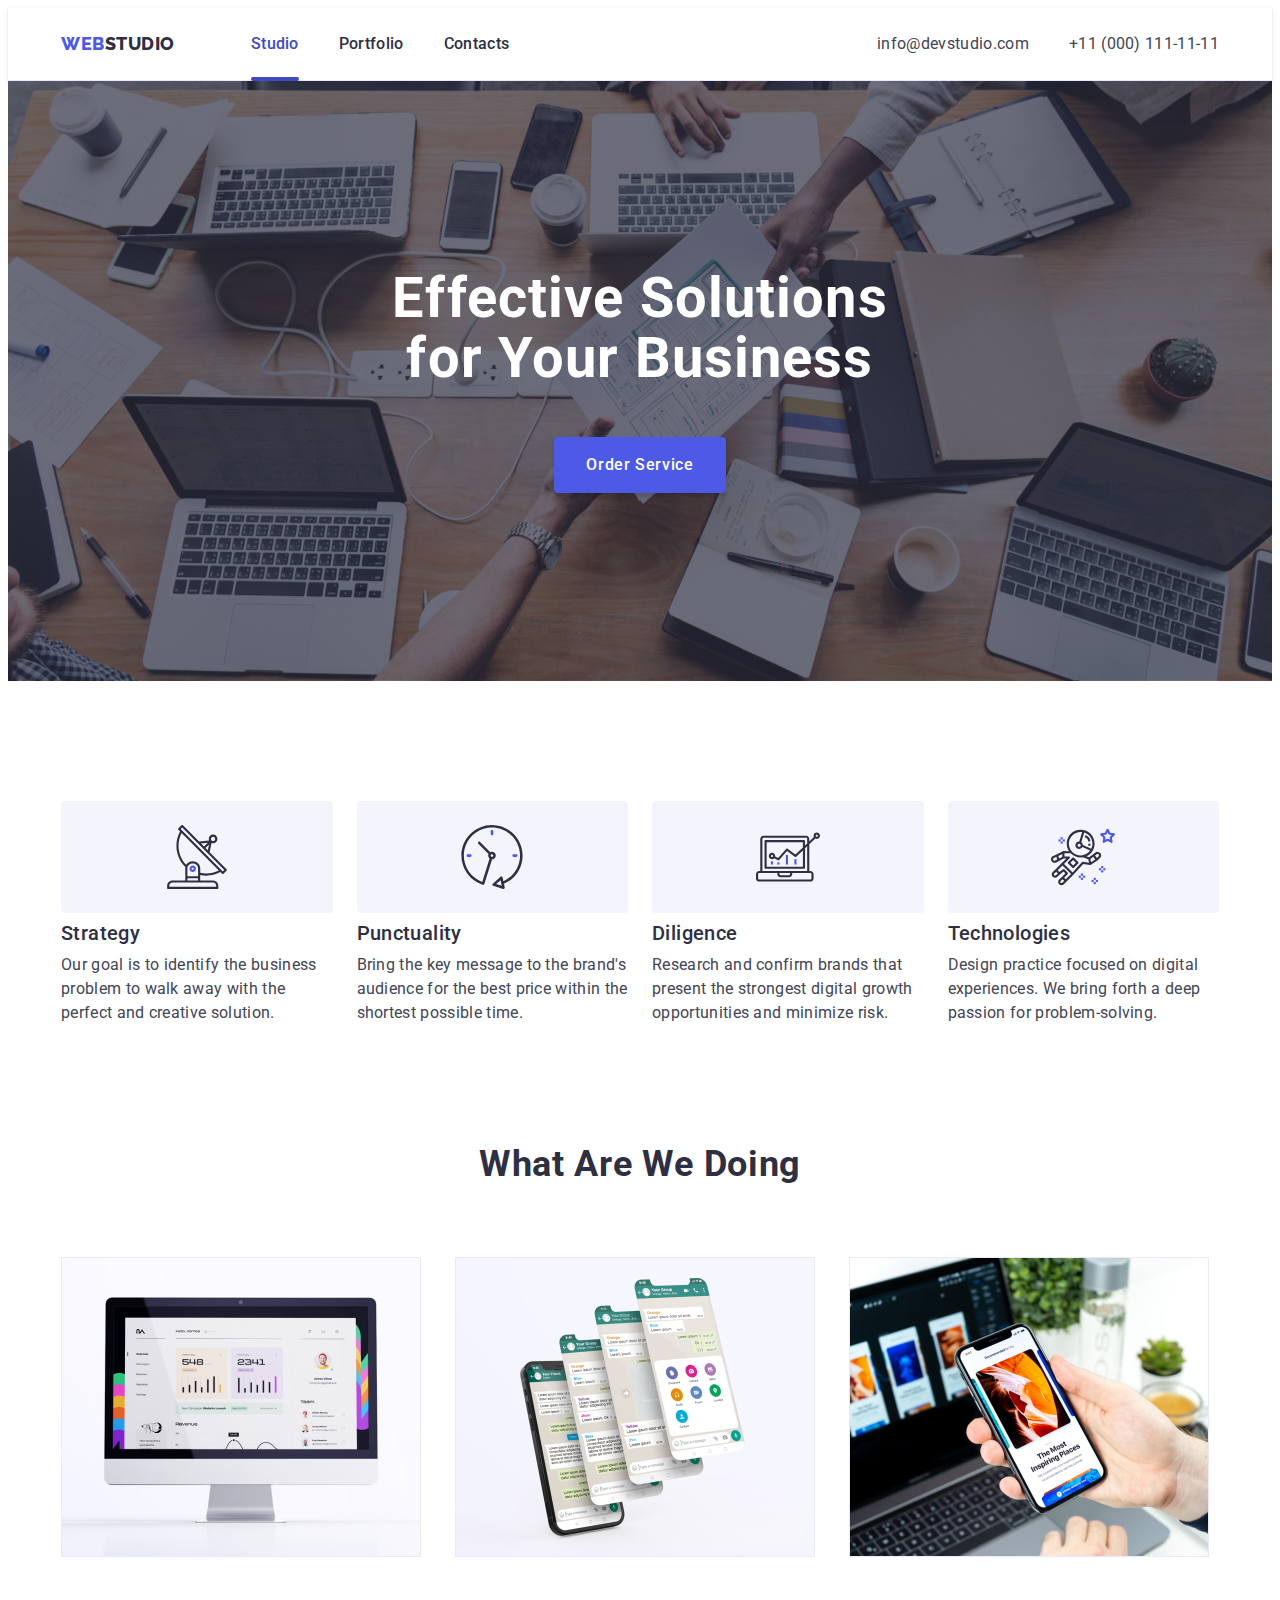
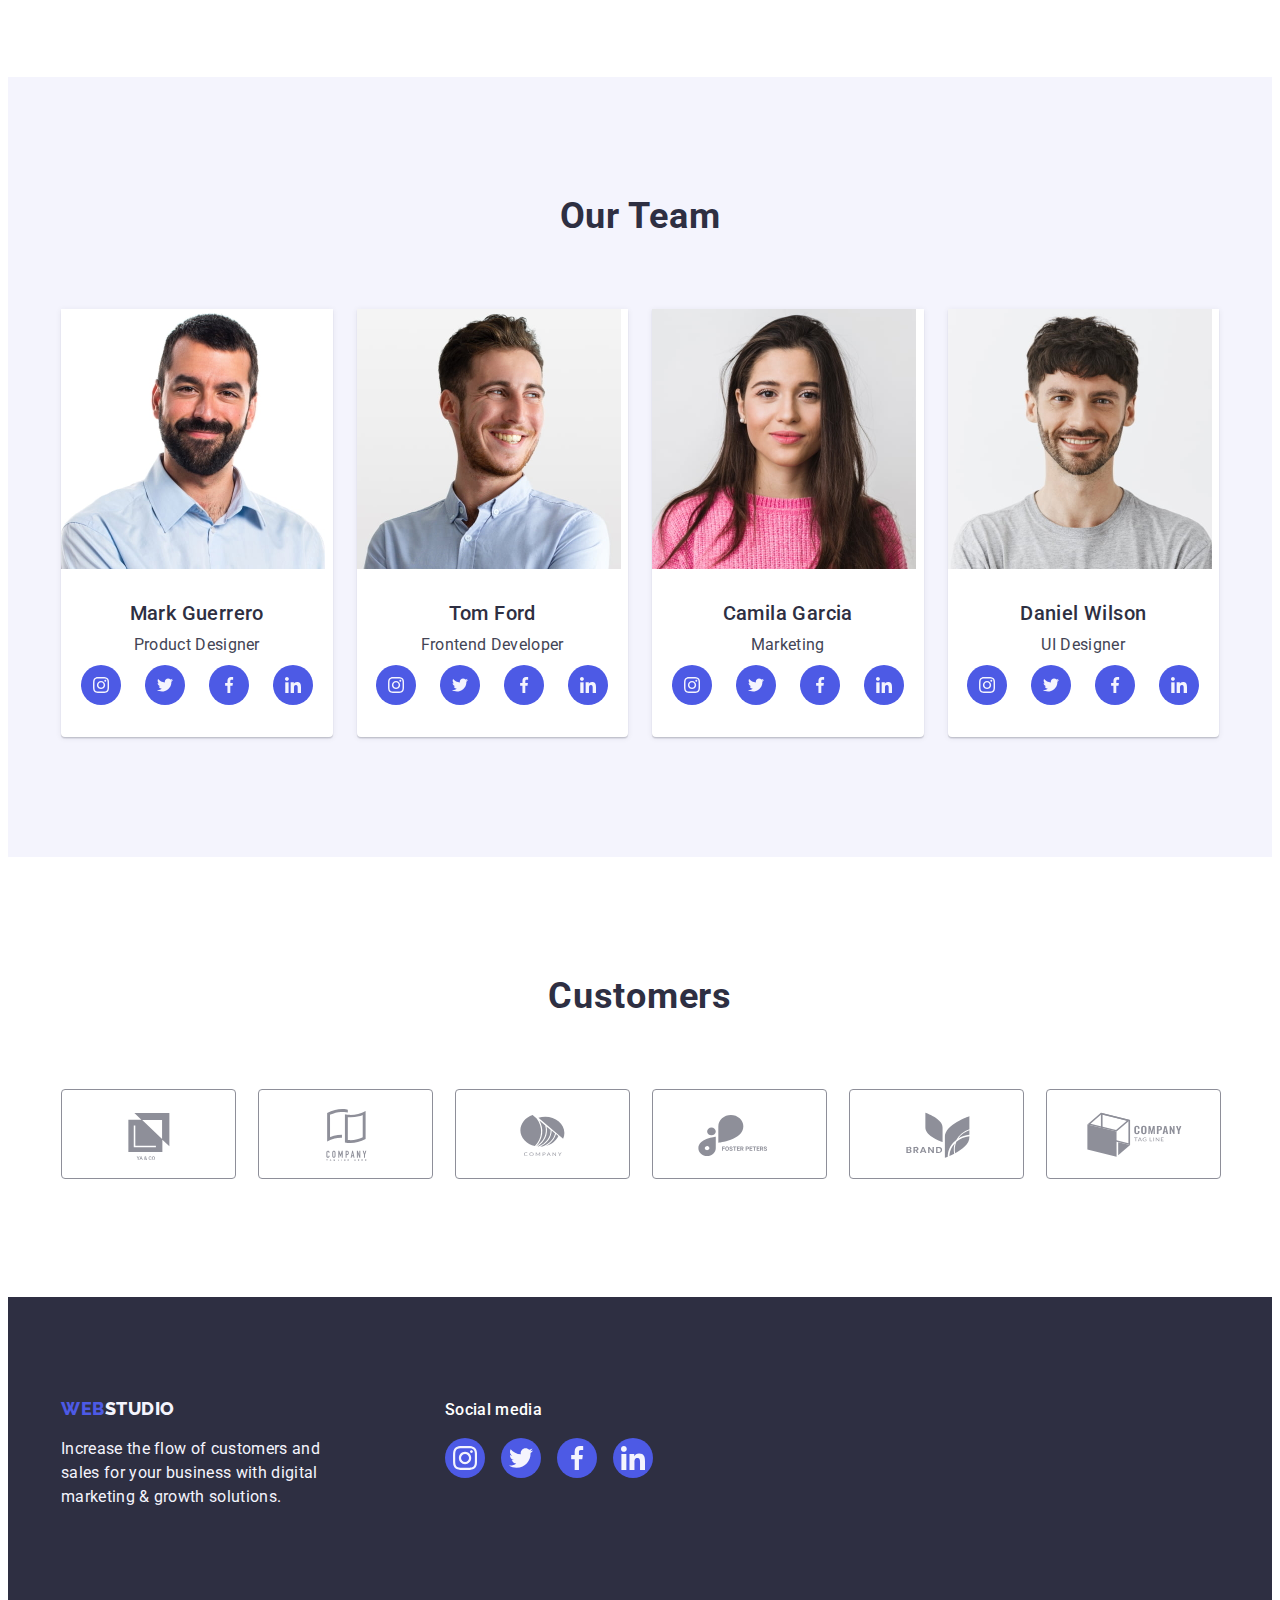
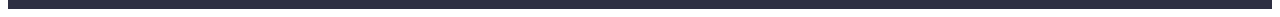
<file: index.html>
<!DOCTYPE html>
<html lang="en">
  <head>
    <meta charset="UTF-8" />
    <meta name="viewport" content="width=device-width, initial-scale=1.0" />
    <title>Studio</title>
    <link rel="preconnect" href="https://fonts.googleapis.com" />
    <link rel="preconnect" href="https://fonts.gstatic.com" crossorigin />
    <link
      href="https://fonts.googleapis.com/css2?family=Raleway:wght@800&family=Roboto:wght@400;500;700&display=swap"
      rel="stylesheet"
    />
    <link
      rel="stylesheet"
      href="https://cdnjs.cloudflare.com/ajax/libs/modern-normalize/2.0.0/modern-normalize.min.css"
      integrity="sha512-4xo8blKMVCiXpTaLzQSLSw3KFOVPWhm/TRtuPVc4WG6kUgjH6J03IBuG7JZPkcWMxJ5huwaBpOpnwYElP/m6wg=="
      crossorigin="anonymous"
      referrerpolicy="no-referrer"
    />
    <link rel="stylesheet" href="./css/styles.css" />
  </head>
  <body>
    <!-- Header -->
    <header class="page-header">
      <div class="container page-header-container">
        <nav class="menu">
          <a href="./index.html" class="link logo header-logo">
            Web<span class="logo-right-dark">Studio</span>
          </a>

          <ul class="list menu-list">
            <li class="menu-item">
              <a href="./index.html" class="link menu-link active">Studio</a>
            </li>
            <li class="menu-item">
              <a href="./portfolio.html" class="link menu-link">Portfolio</a>
            </li>
            <li class="menu-item">
              <a href="" class="link menu-link">Contacts</a>
            </li>
          </ul>
        </nav>

        <address class="contacts">
          <ul class="list contacts-list">
            <li class="contacts-item">
              <a href="mailto:info@devstudio.com" class="link contacts-link"
                >info@devstudio.com</a
              >
            </li>
            <li class="contacts-item">
              <a href="tel:+110001111111" class="link contacts-link"
                >+11 (000) 111-11-11</a
              >
            </li>
          </ul>
        </address>
      </div>
    </header>

    <main>
      <!-- Hero section -->
      <section class="hero">
        <div class="container hero-container">
          <h1 class="hero-title">Effective Solutions for Your Business</h1>
          <button
            type="button"
            class="button button-accent hero-button"
            data-modal-open
          >
            Order Service
          </button>
        </div>
      </section>

      <!-- Benefits -->
      <section class="benefits">
        <div class="container benefits-container">
          <h2 class="visually-hidden">Our Benefits</h2>
          <ul class="list benefits-list">
            <li class="benefits-item">
              <div class="benefit-image">
                <svg width="64" height="64">
                  <use
                    href="./images/icons.svg#icon-antenna"
                    aria-label="Simple antenna drawing"
                  ></use>
                </svg>
              </div>
              <h3 class="benefit-title">Strategy</h3>
              <p class="text">
                Our goal is to identify the business problem to walk away with
                the perfect and creative solution.
              </p>
            </li>
            <li class="benefits-item">
              <div class="benefit-image">
                <svg width="64" height="64">
                  <use
                    href="./images/icons.svg#icon-clock"
                    aria-label="Simple clock drawing"
                  ></use>
                </svg>
              </div>
              <h3 class="benefit-title">Punctuality</h3>
              <p class="text">
                Bring the key message to the brand's audience for the best price
                within the shortest possible time.
              </p>
            </li>
            <li class="benefits-item">
              <div class="benefit-image">
                <svg width="64" height="64">
                  <use
                    href="./images/icons.svg#icon-diagram"
                    aria-label="Simple diagram drawing on a laptop"
                  ></use>
                </svg>
              </div>
              <h3 class="benefit-title">Diligence</h3>
              <p class="text">
                Research and confirm brands that present the strongest digital
                growth opportunities and minimize risk.
              </p>
            </li>
            <li class="benefits-item">
              <div class="benefit-image">
                <svg width="64" height="64">
                  <use
                    href="./images/icons.svg#icon-astronaut"
                    aria-label="Simple astronaut drawing"
                  ></use>
                </svg>
              </div>
              <h3 class="benefit-title">Technologies</h3>
              <p class="text">
                Design practice focused on digital experiences. We bring forth a
                deep passion for problem-solving.
              </p>
            </li>
          </ul>
        </div>
      </section>

      <!-- What are we doing -->
      <section class="what-we-do">
        <div class="container what-we-do-container">
          <h2 class="section-title what-we-do-title">What are we doing</h2>
          <ul class="list what-we-do-list">
            <li class="what-we-do-item">
              <img
                src="./images/what-are-we-doing/analisys.jpg"
                alt="Analysis of competitors and target audience"
                width="360"
                height="300"
              />
            </li>
            <li class="what-we-do-item">
              <img
                src="./images/what-are-we-doing/design.jpg"
                alt="Design development"
                width="360"
                height="300"
              />
            </li>
            <li class="what-we-do-item">
              <img
                src="./images/what-are-we-doing/testing.jpg"
                alt="Testing the finished layout"
                width="360"
                height="300"
              />
            </li>
          </ul>
        </div>
      </section>

      <!-- Team -->
      <section class="team">
        <div class="container team-container">
          <h2 class="section-title team-title">Our Team</h2>
          <ul class="list team-list">
            <li class="team-item">
              <img
                src="./images/our-team/mark-guerrero.jpg"
                alt="Mark Guerrero photo"
                width="264"
                height="260"
                class="team-item-image"
              />
              <div class="team-description">
                <h3 class="team-item-name">Mark Guerrero</h3>
                <p class="team-item-text">Product Designer</p>
                <ul class="list team-item-icons-list">
                  <li class="team-item-icons-item">
                    <a href="#" class="link team-item-icon-link">
                      <svg width="16" height="16" class="team-item-icon">
                        <use
                          href="./images/icons.svg#icon-instagram"
                          aria-label="Instagram icon"
                        ></use>
                      </svg>
                    </a>
                  </li>
                  <li class="team-item-icons-item">
                    <a href="#" class="link team-item-icon-link">
                      <svg width="16" height="16" class="team-item-icon">
                        <use
                          href="./images/icons.svg#icon-twitter"
                          aria-label="Twitter icon"
                        ></use>
                      </svg>
                    </a>
                  </li>
                  <li class="team-item-icons-item">
                    <a href="#" class="link team-item-icon-link">
                      <svg width="16" height="16" class="team-item-icon">
                        <use
                          href="./images/icons.svg#icon-facebook"
                          aria-label="Facebook icon"
                        ></use>
                      </svg>
                    </a>
                  </li>
                  <li class="team-item-icons-item">
                    <a href="#" class="link team-item-icon-link">
                      <svg width="16" height="16" class="team-item-icon">
                        <use
                          href="./images/icons.svg#icon-linkedin"
                          aria-label="Linkedin icon"
                        ></use>
                      </svg>
                    </a>
                  </li>
                </ul>
              </div>
            </li>
            <li class="team-item">
              <img
                src="./images/our-team/tom-ford.jpg"
                alt="Frontend Developer photo"
                width="264"
                height="260"
                class="team-item-image"
              />
              <div class="team-description">
                <h3 class="team-item-name">Tom Ford</h3>
                <p class="team-item-text">Frontend Developer</p>
                <ul class="list team-item-icons-list">
                  <li class="team-item-icons-item">
                    <a href="#" class="link team-item-icon-link">
                      <svg width="16" height="16" class="team-item-icon">
                        <use
                          href="./images/icons.svg#icon-instagram"
                          aria-label="Instagram icon"
                        ></use>
                      </svg>
                    </a>
                  </li>
                  <li class="team-item-icons-item">
                    <a href="#" class="link team-item-icon-link">
                      <svg width="16" height="16" class="team-item-icon">
                        <use
                          href="./images/icons.svg#icon-twitter"
                          aria-label="Twitter icon"
                        ></use>
                      </svg>
                    </a>
                  </li>
                  <li class="team-item-icons-item">
                    <a href="#" class="link team-item-icon-link">
                      <svg width="16" height="16" class="team-item-icon">
                        <use
                          href="./images/icons.svg#icon-facebook"
                          aria-label="Facebook icon"
                        ></use>
                      </svg>
                    </a>
                  </li>
                  <li class="team-item-icons-item">
                    <a href="#" class="link team-item-icon-link">
                      <svg width="16" height="16" class="team-item-icon">
                        <use
                          href="./images/icons.svg#icon-linkedin"
                          aria-label="Linkedin icon"
                        ></use>
                      </svg>
                    </a>
                  </li>
                </ul>
              </div>
            </li>
            <li class="team-item">
              <img
                src="./images/our-team/camila-garcia.jpg"
                alt="Camila Garcia photo"
                width="264"
                height="260"
                class="team-item-image"
              />
              <div class="team-description">
                <h3 class="team-item-name">Camila Garcia</h3>
                <p class="team-item-text">Marketing</p>
                <ul class="list team-item-icons-list">
                  <li class="team-item-icons-item">
                    <a href="#" class="link team-item-icon-link">
                      <svg width="16" height="16" class="team-item-icon">
                        <use
                          href="./images/icons.svg#icon-instagram"
                          aria-label="Instagram icon"
                        ></use>
                      </svg>
                    </a>
                  </li>
                  <li class="team-item-icons-item">
                    <a href="#" class="link team-item-icon-link">
                      <svg width="16" height="16" class="team-item-icon">
                        <use
                          href="./images/icons.svg#icon-twitter"
                          aria-label="Twitter icon"
                        ></use>
                      </svg>
                    </a>
                  </li>
                  <li class="team-item-icons-item">
                    <a href="#" class="link team-item-icon-link">
                      <svg width="16" height="16" class="team-item-icon">
                        <use
                          href="./images/icons.svg#icon-facebook"
                          aria-label="Facebook icon"
                        ></use>
                      </svg>
                    </a>
                  </li>
                  <li class="team-item-icons-item">
                    <a href="#" class="link team-item-icon-link">
                      <svg width="16" height="16" class="team-item-icon">
                        <use
                          href="./images/icons.svg#icon-linkedin"
                          aria-label="Linkedin icon"
                        ></use>
                      </svg>
                    </a>
                  </li>
                </ul>
              </div>
            </li>
            <li class="team-item">
              <img
                src="./images/our-team/daniel-wilson.jpg"
                alt="Daniel Wilson photo"
                width="264"
                height="260"
                class="team-item-image"
              />
              <div class="team-description">
                <h3 class="team-item-name">Daniel Wilson</h3>
                <p class="team-item-text">UI Designer</p>
                <ul class="list team-item-icons-list">
                  <li class="team-item-icons-item">
                    <a href="#" class="link team-item-icon-link">
                      <svg width="16" height="16" class="team-item-icon">
                        <use
                          href="./images/icons.svg#icon-instagram"
                          aria-label="Instagram icon"
                        ></use>
                      </svg>
                    </a>
                  </li>
                  <li class="team-item-icons-item">
                    <a href="#" class="link team-item-icon-link">
                      <svg width="16" height="16" class="team-item-icon">
                        <use
                          href="./images/icons.svg#icon-twitter"
                          aria-label="Twitter icon"
                        ></use>
                      </svg>
                    </a>
                  </li>
                  <li class="team-item-icons-item">
                    <a href="#" class="link team-item-icon-link">
                      <svg width="16" height="16" class="team-item-icon">
                        <use
                          href="./images/icons.svg#icon-facebook"
                          aria-label="Facebook icon"
                        ></use>
                      </svg>
                    </a>
                  </li>
                  <li class="team-item-icons-item">
                    <a href="#" class="link team-item-icon-link">
                      <svg width="16" height="16" class="team-item-icon">
                        <use
                          href="./images/icons.svg#icon-linkedin"
                          aria-label="Linkedin icon"
                        ></use>
                      </svg>
                    </a>
                  </li>
                </ul>
              </div>
            </li>
          </ul>
        </div>
      </section>

      <!-- Team -->
      <section class="customers">
        <div class="container customers-container">
          <h2 class="section-title customers-title">Customers</h2>
          <ul class="list customers-list">
            <li class="customers-list-item">
              <a href="" class="customer-link">
                <svg width="104" height="56" class="customer-icon">
                  <use href="./images/icons.svg#icon-logo-1"></use>
                </svg>
              </a>
            </li>
            <li class="customers-list-item">
              <a href="" class="customer-link">
                <svg width="104" height="56" class="customer-icon">
                  <use href="./images/icons.svg#icon-logo-2"></use>
                </svg>
              </a>
            </li>
            <li class="customers-list-item">
              <a href="" class="customer-link">
                <svg width="104" height="56" class="customer-icon">
                  <use href="./images/icons.svg#icon-logo-3"></use>
                </svg>
              </a>
            </li>
            <li class="customers-list-item">
              <a href="" class="customer-link">
                <svg width="104" height="56" class="customer-icon">
                  <use href="./images/icons.svg#icon-logo-4"></use>
                </svg>
              </a>
            </li>
            <li class="customers-list-item">
              <a href="" class="customer-link">
                <svg width="104" height="56" class="customer-icon">
                  <use href="./images/icons.svg#icon-logo-5"></use>
                </svg>
              </a>
            </li>
            <li class="customers-list-item">
              <a href="" class="customer-link">
                <svg width="104" height="56" class="customer-icon">
                  <use href="./images/icons.svg#icon-logo-6"></use>
                </svg>
              </a>
            </li>
          </ul>
        </div>
      </section>
    </main>

    <!-- Footer -->
    <footer class="footer">
      <div class="container footer-container">
        <div class="footer-description">
          <a href="./index.html" class="link logo footer-logo">
            Web<span class="logo-right-light">Studio</span>
          </a>
          <p class="footer-text">
            Increase the flow of customers and sales for your business with
            digital marketing & growth solutions.
          </p>
        </div>
        <div class="footer-social">
          <p class="footer-title">Social media</p>
          <ul class="list footer-social-list">
            <li class="footer-social-item">
              <a href="#" class="link footer-social-icon-link">
                <svg width="24" height="24" class="footer-social-icon">
                  <use
                    href="./images/icons.svg#icon-instagram"
                    aria-label="Instagram icon"
                  ></use>
                </svg>
              </a>
            </li>
            <li class="footer-social-item">
              <a href="#" class="link footer-social-icon-link">
                <svg width="24" height="24" class="footer-social-icon">
                  <use
                    href="./images/icons.svg#icon-twitter"
                    aria-label="Twitter icon"
                  ></use>
                </svg>
              </a>
            </li>
            <li class="footer-social-item">
              <a href="#" class="link footer-social-icon-link">
                <svg width="24" height="24" class="footer-social-icon">
                  <use
                    href="./images/icons.svg#icon-facebook"
                    aria-label="Facebook icon"
                  ></use>
                </svg>
              </a>
            </li>
            <li class="footer-social-item">
              <a href="#" class="link footer-social-icon-link">
                <svg width="24" height="24" class="footer-social-icon">
                  <use
                    href="./images/icons.svg#icon-linkedin"
                    aria-label="Linkedin icon"
                  ></use>
                </svg>
              </a>
            </li>
          </ul>
        </div>
      </div>
    </footer>

    <div class="backdrop is-hidden" data-modal>
      <div class="modal">
        <button type="button" class="button modal-close" data-modal-close>
          <svg width="8" height="8" class="modal-close-icon">
            <use href="./images/icons.svg#icon-close"></use>
          </svg>
        </button>
      </div>
    </div>

    <script src="./js/modal.js"></script>
  </body>
</html>
</file>
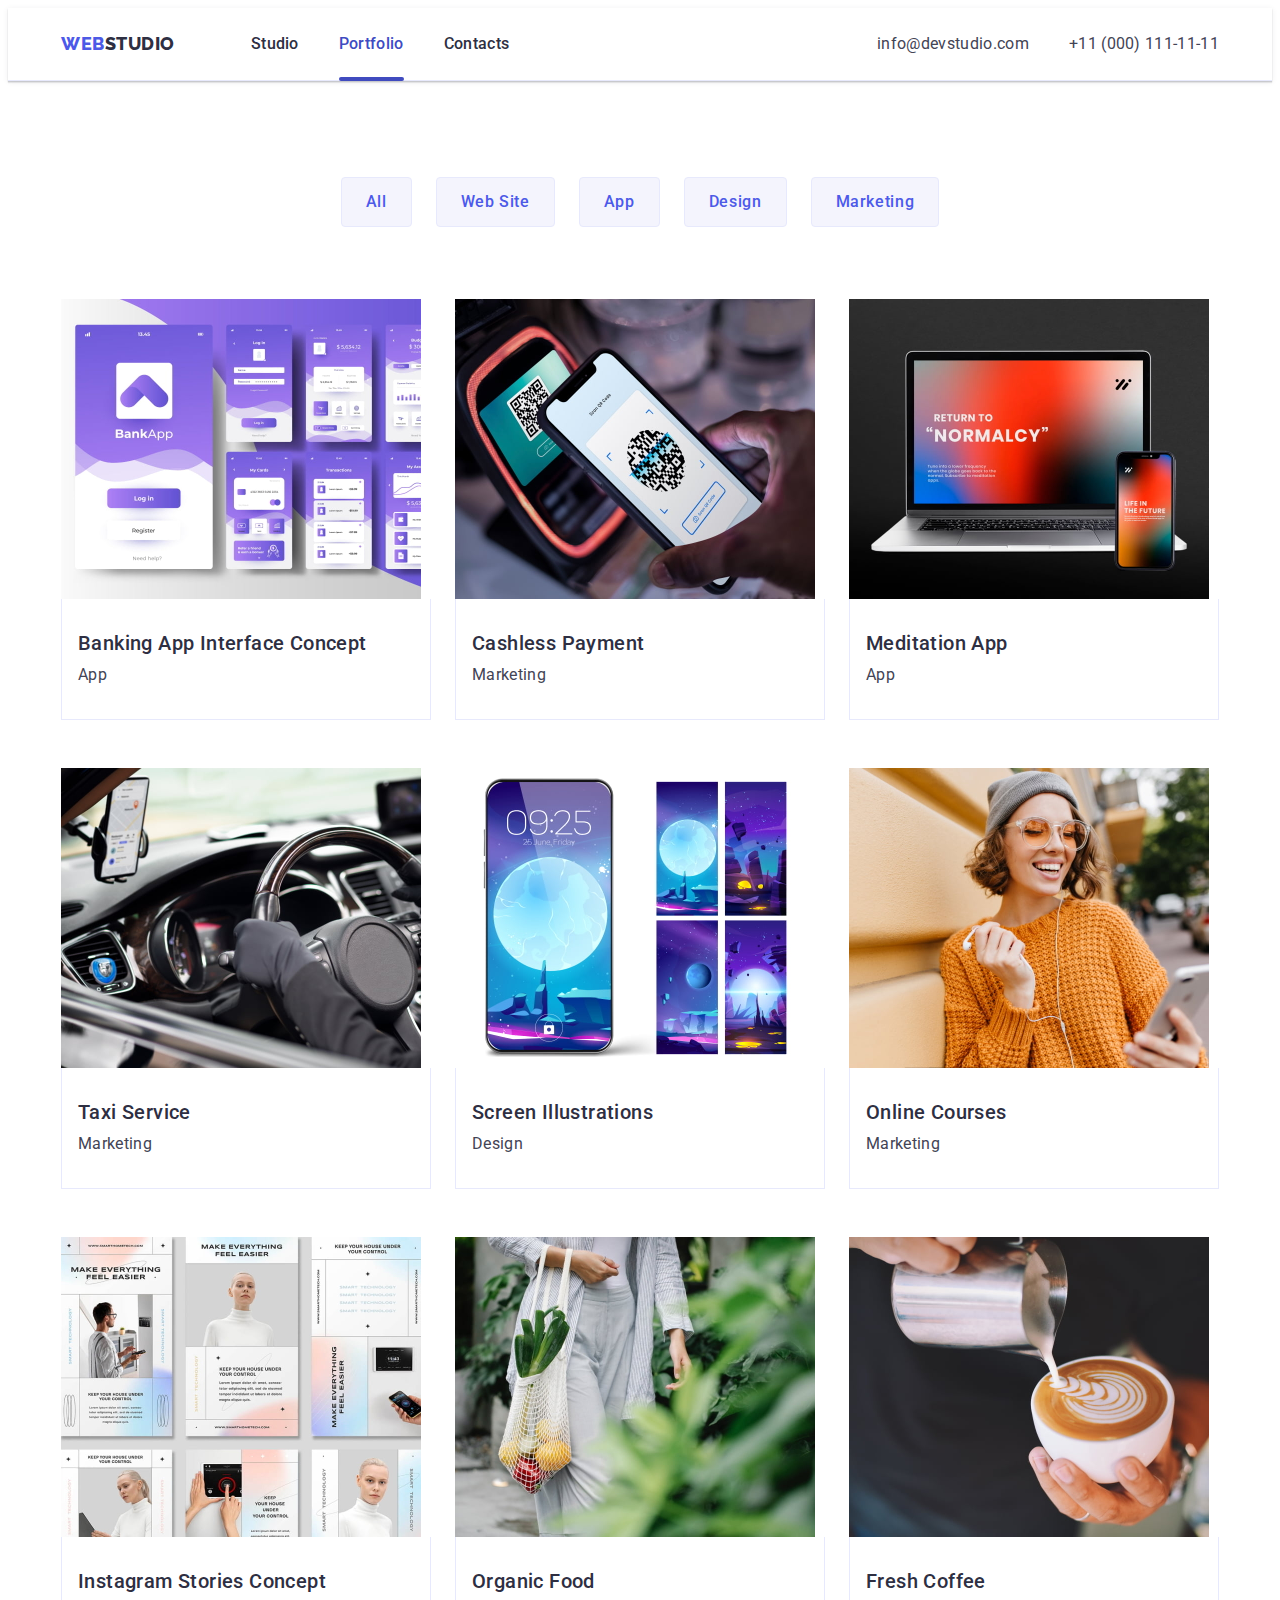
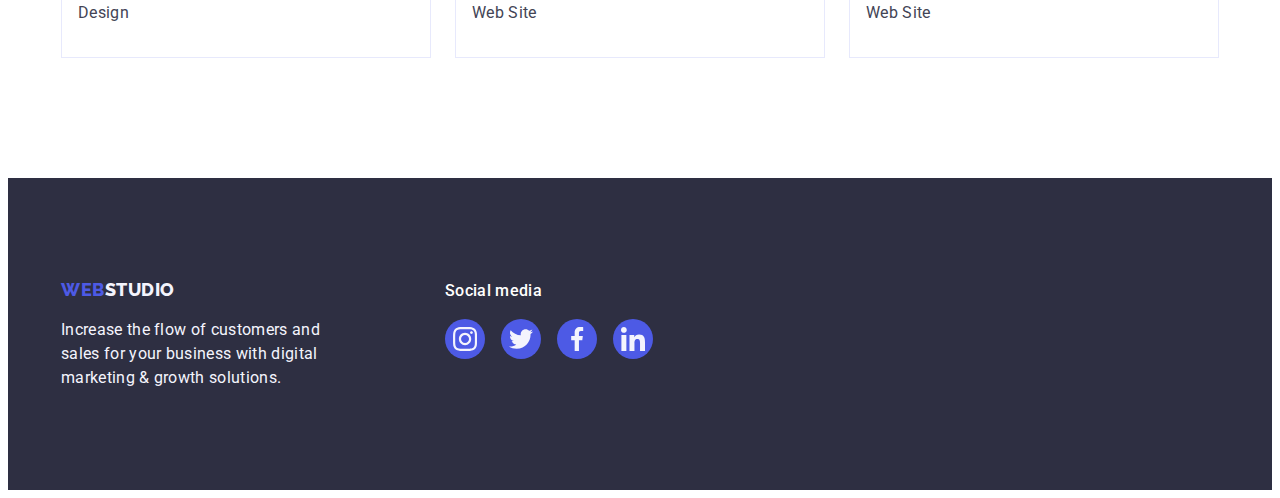
<file: portfolio.html>
<!DOCTYPE html>
<html lang="en">
  <head>
    <meta charset="UTF-8" />
    <meta name="viewport" content="width=device-width, initial-scale=1.0" />
    <title>Portfolio</title>
    <link rel="preconnect" href="https://fonts.googleapis.com" />
    <link rel="preconnect" href="https://fonts.gstatic.com" crossorigin />
    <link
      href="https://fonts.googleapis.com/css2?family=Raleway:wght@800&family=Roboto:wght@400;500;700&display=swap"
      rel="stylesheet"
    />
    <link
      rel="stylesheet"
      href="https://cdnjs.cloudflare.com/ajax/libs/modern-normalize/2.0.0/modern-normalize.min.css"
      integrity="sha512-4xo8blKMVCiXpTaLzQSLSw3KFOVPWhm/TRtuPVc4WG6kUgjH6J03IBuG7JZPkcWMxJ5huwaBpOpnwYElP/m6wg=="
      crossorigin="anonymous"
      referrerpolicy="no-referrer"
    />
    <link rel="stylesheet" href="./css/styles.css" />
  </head>
  <body>
    <!-- Header -->
    <header class="page-header">
      <div class="container page-header-container">
        <nav class="menu">
          <a href="./index.html" class="link logo header-logo">
            Web<span class="logo-right-dark">Studio</span>
          </a>

          <ul class="list menu-list">
            <li class="menu-item">
              <a href="./index.html" class="link menu-link">Studio</a>
            </li>
            <li class="menu-item">
              <a href="./portfolio.html" class="link menu-link active"
                >Portfolio</a
              >
            </li>
            <li class="menu-item">
              <a href="" class="link menu-link">Contacts</a>
            </li>
          </ul>
        </nav>

        <address class="contacts">
          <ul class="list contacts-list">
            <li class="contacts-item">
              <a href="mailto:info@devstudio.com" class="link contacts-link"
                >info@devstudio.com</a
              >
            </li>
            <li class="contacts-item">
              <a href="tel:+110001111111" class="link contacts-link"
                >+11 (000) 111-11-11</a
              >
            </li>
          </ul>
        </address>
      </div>
    </header>

    <main>
      <section class="works">
        <div class="container works-container">
          <h1 class="visually-hidden">Our works</h1>
          <ul class="list works-buttons-list">
            <li class="works-buttons-item">
              <button type="button" class="button button-light">All</button>
            </li>
            <li class="works-buttons-item">
              <button type="button" class="button button-light">
                Web Site
              </button>
            </li>
            <li class="works-buttons-item">
              <button type="button" class="button button-light">App</button>
            </li>
            <li class="works-buttons-item">
              <button type="button" class="button button-light">Design</button>
            </li>
            <li class="works-buttons-item">
              <button type="button" class="button button-light">
                Marketing
              </button>
            </li>
          </ul>

          <ul class="list works-cards-list">
            <li class="works-card">
              <a href="" class="link works-card-link">
                <div class="works-card-image-wrapper">
                  <img
                    src="./images/works-from-portfolio/banking-app-interface-concept.jpg"
                    alt="Some banking app interface windows"
                    width="360"
                    height="300"
                    class="works-image"
                  />
                  <p class="works-card-overlay">
                    14 Stylish and User-Friendly App Design Concepts · Task
                    Manager App · Calorie Tracker App · Exotic Fruit Ecommerce
                    App · Cloud Storage App
                  </p>
                </div>
                <div class="works-card-description">
                  <h2 class="works-card-title">
                    Banking App Interface Concept
                  </h2>
                  <p class="works-card-text">App</p>
                </div>
              </a>
            </li>
            <li class="works-card">
              <a href="" class="link works-card-link">
                <div class="works-card-image-wrapper">
                  <img
                    src="./images/works-from-portfolio/cashless-payment.jpg"
                    alt="Using the Cashless payment app"
                    width="360"
                    height="300"
                    class="works-image"
                  />
                  <p class="works-card-overlay">
                    14 Stylish and User-Friendly App Design Concepts · Task
                    Manager App · Calorie Tracker App · Exotic Fruit Ecommerce
                    App · Cloud Storage App
                  </p>
                </div>
                <div class="works-card-description">
                  <h2 class="works-card-title">Cashless Payment</h2>
                  <p class="works-card-text">Marketing</p>
                </div>
              </a>
            </li>
            <li class="works-card">
              <a href="" class="link works-card-link">
                <div class="works-card-image-wrapper">
                  <img
                    src="./images/works-from-portfolio/meditation-app.jpg"
                    alt="Meditation app interface on a laptop and a smartphone"
                    width="360"
                    height="300"
                    class="works-image"
                  />
                  <p class="works-card-overlay">
                    14 Stylish and User-Friendly App Design Concepts · Task
                    Manager App · Calorie Tracker App · Exotic Fruit Ecommerce
                    App · Cloud Storage App
                  </p>
                </div>
                <div class="works-card-description">
                  <h2 class="works-card-title">Meditation App</h2>
                  <p class="works-card-text">App</p>
                </div>
              </a>
            </li>
            <li class="works-card">
              <a href="" class="link works-card-link">
                <div class="works-card-image-wrapper">
                  <img
                    src="./images/works-from-portfolio/taxi-service.jpg"
                    alt="Using the Taxi Service app in the car"
                    width="360"
                    height="300"
                    class="works-image"
                  />
                  <p class="works-card-overlay">
                    14 Stylish and User-Friendly App Design Concepts · Task
                    Manager App · Calorie Tracker App · Exotic Fruit Ecommerce
                    App · Cloud Storage App
                  </p>
                </div>
                <div class="works-card-description">
                  <h2 class="works-card-title">Taxi Service</h2>
                  <p class="works-card-text">Marketing</p>
                </div>
              </a>
            </li>
            <li class="works-card">
              <a href="" class="link works-card-link">
                <div class="works-card-image-wrapper">
                  <img
                    src="./images/works-from-portfolio/screen-illustrations.jpg"
                    alt="Sample screen illustrations using one of them on a smartphone screen"
                    width="360"
                    height="300"
                    class="works-image"
                  />
                  <p class="works-card-overlay">
                    14 Stylish and User-Friendly App Design Concepts · Task
                    Manager App · Calorie Tracker App · Exotic Fruit Ecommerce
                    App · Cloud Storage App
                  </p>
                </div>
                <div class="works-card-description">
                  <h2 class="works-card-title">Screen Illustrations</h2>
                  <p class="works-card-text">Design</p>
                </div>
              </a>
            </li>
            <li class="works-card">
              <a href="" class="link works-card-link">
                <div class="works-card-image-wrapper">
                  <img
                    src="./images/works-from-portfolio/online-courses.jpg"
                    alt="A joyful girl is browsing online courses on a smartphone and listening to them in headphones"
                    width="360"
                    height="300"
                    class="works-image"
                  />
                  <p class="works-card-overlay">
                    14 Stylish and User-Friendly App Design Concepts · Task
                    Manager App · Calorie Tracker App · Exotic Fruit Ecommerce
                    App · Cloud Storage App
                  </p>
                </div>
                <div class="works-card-description">
                  <h2 class="works-card-title">Online Courses</h2>
                  <p class="works-card-text">Marketing</p>
                </div>
              </a>
            </li>
            <li class="works-card">
              <a href="" class="link works-card-link">
                <div class="works-card-image-wrapper">
                  <img
                    src="./images/works-from-portfolio/instagram-stories-concept.jpg"
                    alt="Some examples of Instagram Stories concepts"
                    width="360"
                    height="300"
                    class="works-image"
                  />
                  <p class="works-card-overlay">
                    14 Stylish and User-Friendly App Design Concepts · Task
                    Manager App · Calorie Tracker App · Exotic Fruit Ecommerce
                    App · Cloud Storage App
                  </p>
                </div>
                <div class="works-card-description">
                  <h2 class="works-card-title">Instagram Stories Concept</h2>
                  <p class="works-card-text">Design</p>
                </div>
              </a>
            </li>
            <li class="works-card">
              <a href="" class="link works-card-link">
                <div class="works-card-image-wrapper">
                  <img
                    src="./images/works-from-portfolio/organic-food.jpg"
                    alt="Woman carries ingredients for organic food"
                    width="360"
                    height="300"
                    class="works-image"
                  />
                  <p class="works-card-overlay">
                    14 Stylish and User-Friendly App Design Concepts · Task
                    Manager App · Calorie Tracker App · Exotic Fruit Ecommerce
                    App · Cloud Storage App
                  </p>
                </div>
                <div class="works-card-description">
                  <h2 class="works-card-title">Organic Food</h2>
                  <p class="works-card-text">Web Site</p>
                </div>
              </a>
            </li>
            <li class="works-card">
              <a href="" class="link works-card-link">
                <div class="works-card-image-wrapper">
                  <img
                    src="./images/works-from-portfolio/fresh-coffee.jpg"
                    alt="A person creates a drawing on coffee with cream"
                    width="360"
                    height="300"
                    class="works-image"
                  />
                  <p class="works-card-overlay">
                    14 Stylish and User-Friendly App Design Concepts · Task
                    Manager App · Calorie Tracker App · Exotic Fruit Ecommerce
                    App · Cloud Storage App
                  </p>
                </div>
                <div class="works-card-description">
                  <h2 class="works-card-title">Fresh Coffee</h2>
                  <p class="works-card-text">Web Site</p>
                </div>
              </a>
            </li>
          </ul>
        </div>
      </section>
    </main>

    <!-- Footer -->
    <footer class="footer">
      <div class="container footer-container">
        <div class="footer-description">
          <a href="./index.html" class="link logo footer-logo">
            Web<span class="logo-right-light">Studio</span>
          </a>
          <p class="footer-text">
            Increase the flow of customers and sales for your business with
            digital marketing & growth solutions.
          </p>
        </div>
        <div class="footer-social">
          <p class="footer-title">Social media</p>
          <ul class="list footer-social-list">
            <li class="footer-social-item">
              <a href="#" class="link footer-social-icon-link">
                <svg width="24" height="24" class="footer-social-icon">
                  <use
                    href="./images/icons.svg#icon-instagram"
                    aria-label="Instagram icon"
                  ></use>
                </svg>
              </a>
            </li>
            <li class="footer-social-item">
              <a href="#" class="link footer-social-icon-link">
                <svg width="24" height="24" class="footer-social-icon">
                  <use
                    href="./images/icons.svg#icon-twitter"
                    aria-label="Twitter icon"
                  ></use>
                </svg>
              </a>
            </li>
            <li class="footer-social-item">
              <a href="#" class="link footer-social-icon-link">
                <svg width="24" height="24" class="footer-social-icon">
                  <use
                    href="./images/icons.svg#icon-facebook"
                    aria-label="Facebook icon"
                  ></use>
                </svg>
              </a>
            </li>
            <li class="footer-social-item">
              <a href="#" class="link footer-social-icon-link">
                <svg width="24" height="24" class="footer-social-icon">
                  <use
                    href="./images/icons.svg#icon-linkedin"
                    aria-label="Linkedin icon"
                  ></use>
                </svg>
              </a>
            </li>
          </ul>
        </div>
      </div>
    </footer>
  </body>
</html>
</file>
<file: css/styles.css>
/* ============ VARIABLES ============= */

:root {
  --primary-font: 'Roboto', sans-serif;
  --accent-font: 'Raleway', sans-serif;

  --primary-brand: #4d5ae5;
  --pressed-state: #404bbf;
  --dark: #2e2f42;
  --text: #434455;
  --subtle-text: #8e8f99;
  --accent: #e7e9fc;
  --light: #f4f4fd;
  --white: #ffffff;
  --success: #31d0aa;
  --modal-background: #fcfcfc;

  --transition-dur-and-func: 250ms cubic-bezier(0.4, 0, 0.2, 1);
}

/* ============ /VARIABLES ============= */

/* ============ GENERAL PROPERTIES ============= */

body {
  font-family: var(--primary-font);
  color: var(--text);
  font-size: 16px;
  line-height: 1.5;
  background-color: var(--white);
  letter-spacing: 0.02em;
}

h1,
h2,
h3,
h4,
h5,
h6,
p {
  margin-top: 0;
  padding-bottom: 0;
  margin-block-start: 0;
  margin-block-end: 0;
}

ul,
ol {
  margin-top: 0;
  margin-bottom: 0;
  padding-left: 0;
}

img {
  display: block;
  max-width: 100%;
  height: auto;
}

.container {
  max-width: 1158px;
  padding-left: 15px;
  padding-right: 15px;
  margin-left: auto;
  margin-right: auto;
}

.link {
  text-decoration: none;
  transition: color var(--transition-dur-and-func);
}

.link:hover,
.link:focus {
  color: var(--pressed-state);
}

.list {
  list-style-type: none;
}

.button {
  cursor: pointer;
}

.button:hover,
.button:focus {
  background-color: var(--pressed-state);
  color: var(--white);
}

.visually-hidden {
  position: absolute;
  width: 1px;
  height: 1px;
  margin: -1px;
  border: 0;
  padding: 0;
  white-space: nowrap;
  clip-path: inset(100%);
  clip: rect(0 0 0 0);
  overflow: hidden;
}

.section-title {
  font-size: 36px;
  line-height: 1.11;
  color: var(--dark);
  text-align: center;
  text-transform: capitalize;
  letter-spacing: 0.02em;
  margin-bottom: 72px;
}

.button-accent {
  font-family: var(--primary-font);
  font-weight: 500;
  font-size: 16px;
  line-height: 1.5;
  background-color: var(--primary-brand);
  color: var(--white);
  letter-spacing: 0.04em;

  padding: 16px 32px;
  border: 0;
  border-radius: 4px;
  box-shadow: 0px 4px 4px 0px rgba(0, 0, 0, 0.15);
  transition: background-color var(--transition-dur-and-func);
}

.button-light {
  background-color: var(--light);
  color: var(--primary-brand);
  font-family: var(--primary-font);
  font-weight: 500;
  font-size: 16px;
  line-height: 1.5;
  letter-spacing: 0.04em;

  padding: 12px 24px;
  border-radius: 4px;
  border: 1px solid var(--accent);
  transition: color 250ms cubic-bezier(0.4, 0, 0.2, 1),
    background-color var(--transition-dur-and-func),
    border-color var(--transition-dur-and-func),
    box-shadow var(--transition-dur-and-func);
}

.button-light:hover,
.button-light:focus {
  border: 1px solid transparent;
  box-shadow: 0px 2px 2px 0px rgba(0, 0, 0, 0.12),
    0px 2px 1px 0px rgba(0, 0, 0, 0.08), 0px 3px 1px 0px rgba(0, 0, 0, 0.1);
}

/* ============ /GENERAL PROPERTIES ============= */

/* ============ HEADER ============= */

.page-header {
  border-bottom: 1px solid var(--accent, #e7e9fc);
  box-shadow: 0px 2px 1px rgba(46, 47, 66, 0.08),
    0px 1px 1px rgba(46, 47, 66, 0.16), 0px 1px 6px rgba(46, 47, 66, 0.08);
}

.page-header-container {
  display: flex;
  justify-content: space-between;
  align-items: center;
}

.logo {
  text-decoration: none;
  font-family: var(--accent-font);
  font-weight: 800;
  font-size: 18px;
  line-height: 1.33;
  letter-spacing: 0.03em;
  text-transform: uppercase;
  color: var(--primary-brand);
  transition: color var(--transition-dur-and-func);
}

.logo-right-dark {
  color: var(--dark);
}

.header-logo {
  margin-right: 76px;
  padding-top: 24px;
  padding-bottom: 24px;
}

.menu {
  display: flex;
  align-items: center;
}

.menu-list {
  display: flex;
  gap: 40px;
}

.menu-link {
  color: var(--dark);
  font-weight: 500;
  padding-top: 24px;
  padding-bottom: 24px;
  display: block;

  transition: color var(--transition-dur-and-func);
}

.menu-link.active {
  color: var(--pressed-state);
  position: relative;
}

.menu-link.active::after {
  content: '';
  position: absolute;
  z-index: 1;
  left: 0;
  bottom: -1px;
  width: 100%;
  height: 4px;
  border-radius: 2px;
  background-color: var(--pressed-state);
}

.contacts {
  font-style: normal;
}

.contacts-list {
  display: flex;
  gap: 40px;
  align-items: center;
}

.contacts-link {
  color: var(--text);
  padding-top: 24px;
  padding-bottom: 24px;
  transition: color var(--transition-dur-and-func);
}

/* ============ /HEADER ============= */

/* ============ HERO SECTION ============= */

.hero {
  background-color: var(--dark);
  background-image: linear-gradient(
      to bottom,
      rgba(46, 47, 66, 0.7),
      rgba(46, 47, 66, 0.7)
    ),
    url(../images/hero-section/people-office.jpg);
  background-size: cover;
  background-repeat: no-repeat;
  background-position: center;
  padding-top: 188px;
  padding-bottom: 188px;
  max-width: 1440px;
  margin-left: auto;
  margin-right: auto;
}

.hero-title {
  font-size: 56px;
  line-height: 1.07;
  color: var(--white);
  text-align: center;
  letter-spacing: 0.02em;
  max-width: 496px;
  margin-bottom: 48px;
  margin-left: auto;
  margin-right: auto;
}

.hero-button {
  min-width: 169px;
  display: block;
  margin-left: auto;
  margin-right: auto;
}

/* ============ /HERO SECTION ============= */

/* ============ BENEFITS SECTION ============= */

.benefits {
  padding-top: 120px;
  padding-bottom: 120px;
}

.benefits-list {
  display: flex;
  gap: 24px;
}

.benefits-item {
  flex-basis: calc((100% - 3 * 24px) / 4);
}

.benefit-title {
  font-size: 20px;
  line-height: 1.2;
  font-weight: 500;
  color: var(--dark);
  letter-spacing: 0.02em;
  margin-bottom: 8px;
}

.benefit-image {
  background-color: var(--light);
  padding-top: 24px;
  padding-bottom: 24px;
  display: flex;
  align-items: center;
  justify-content: center;
  width: 100%;
  margin-bottom: 8px;
  border-radius: 4px;
}

/* ============ /BENEFITS SECTION ============= */

/* ============ WHAT WE DO ============= */

.what-we-do {
  padding-bottom: 120px;
}

.what-we-do-list {
  display: flex;
  gap: 24px;
}

.what-we-do-item {
  flex-basis: calc((100% - 2 * 24px) / 3);
  object-fit: cover;
}

/* ============ /WHAT WE DO ============= */

/* ============ TEAM SECTION ============= */

.team {
  background-color: var(--light);
  padding-top: 120px;
  padding-bottom: 120px;
}

.team-list {
  display: flex;
  gap: 24px;
}

.team-item {
  background-color: var(--white);
  flex-basis: calc((100% - 3 * 24px) / 4);
  border-radius: 0px 0px 4px 4px;
  box-shadow: 0px 2px 1px 0px rgba(46, 47, 66, 0.08),
    0px 1px 1px 0px rgba(46, 47, 66, 0.16),
    0px 1px 6px 0px rgba(46, 47, 66, 0.08);
}

.team-description {
  padding-top: 32px;
  padding-bottom: 32px;
}

.team-item-name {
  font-size: 20px;
  line-height: 1.2;
  font-weight: 500;
  color: var(--dark);
  letter-spacing: 0.02em;
  text-align: center;
  margin-bottom: 8px;
}

.team-item-text {
  text-align: center;
  font-size: 16px;
  margin-bottom: 8px;
}

.team-item-icons-list {
  display: flex;
  gap: 24px;
  justify-content: center;
}

.team-item-icon-link {
  padding: 12px;
  background-color: var(--primary-brand);
  display: flex;
  align-items: center;
  justify-content: center;
  border-radius: 50%;

  transition: background-color var(--transition-dur-and-func);
}

.team-item-icon-link:hover,
.team-item-icon-link:focus {
  background-color: var(--pressed-state);
}

.team-item-icon {
  fill: var(--light);
}

/* ============ /TEAM SECTION ============= */

/* ============ CUSTOMERS SECTION  ============= */

.customers {
  background-color: var(--white);
  padding-top: 120px;
  padding-bottom: 120px;
}

.customers-list {
  display: flex;
  gap: 24px;
}

.customers-list-item {
  width: calc((100% - 120px) / 6);
  height: 88px;
}

.customer-link {
  width: 100%;
  height: 100%;
  border: 1px solid var(--subtle-text);
  border-radius: 4px;
  display: flex;
  align-items: center;
  justify-content: center;
  color: var(--subtle-text);

  transition: border-color var(--transition-dur-and-func),
    color var(--transition-dur-and-func);
}

.customer-link:hover,
.customer-link:focus {
  border-color: var(--pressed-state);
  color: var(--pressed-state);
}

.customer-icon {
  fill: currentColor;
}

/* ============ /CUSTOMERS SECTION  ============= */

/* ============ FOOTER ============= */

.footer {
  background-color: var(--dark);
  padding-top: 100px;
  padding-bottom: 100px;
}

.footer-container {
  display: flex;
  align-items: baseline;
}

.footer-description {
  width: 264px;
  margin-right: 120px;
}

.footer-logo {
  display: inline-block;
  margin-bottom: 16px;
}

.logo-right-light {
  color: var(--light);
}

.footer-text {
  color: var(--light);
}

.footer-title {
  color: var(--white);
  font-size: 16px;
  font-weight: 500;
  line-height: 1.5;
  letter-spacing: 0.02em;
  margin-bottom: 16px;
}

.footer-social-list {
  display: flex;
  gap: 16px;
}

.footer-social-icon-link {
  background-color: var(--primary-brand);
  display: flex;
  padding: 8px;
  align-items: center;
  justify-content: center;
  border-radius: 50%;
  fill: var(--light);
  transition: background-color var(--transition-dur-and-func);
}

.footer-social-icon-link:hover,
.footer-social-icon-link:focus {
  background-color: var(--success);
}

/* ============ /FOOTER ============= */

/* ============ MODAL WINDOW ============ */

.backdrop {
  position: fixed;
  top: 0;
  left: 0;
  width: 100%;
  height: 100vh;
  background: rgba(46, 47, 66, 0.4);

  transition: opacity var(--transition-dur-and-func),
    visibility var(--transition-dur-and-func);
}

.modal {
  position: absolute;
  top: 50%;
  left: 50%;
  transform: translate(-50%, -50%) scale(1);
  box-shadow: 0px 2px 1px 0px rgba(0, 0, 0, 0.2),
    0px 1px 3px 0px rgba(0, 0, 0, 0.12), 0px 1px 1px 0px rgba(0, 0, 0, 0.14);
  border-radius: 4px;

  background-color: var(--modal-background);
  width: 408px;
  min-height: 584px;
  transition: transform var(--transition-dur-and-func);
}

.is-hidden .modal {
  transform: translate(-50%, -50%) scale(0);
}

.modal-close {
  position: absolute;
  top: 24px;
  right: 24px;
  line-height: 0;

  background-color: var(--accent);
  border: 1px solid rgba(0, 0, 0, 0.1);
  border-radius: 50%;
  width: 24px;
  height: 24px;
  display: flex;
  justify-content: center;
  align-items: center;
  padding: 0;

  transition: background-color var(--transition-dur-and-func),
    border var(--transition-dur-and-func);
}

.modal-close:hover,
.modal-close:focus {
  background-color: var(--pressed-state);
  border: none;
}

.modal-close-icon {
  fill: var(--dark);
  transition: fill var(--transition-dur-and-func);
}

.modal-close:hover .modal-close-icon,
.modal-close:focus .modal-close-icon {
  fill: var(--white);
}

.is-hidden {
  opacity: 0;
  visibility: hidden;
  pointer-events: none;
}

/* ============ /MODAL WINDOW ============ */

/* ============ PORTFOLIO WORKS ============= */

.works {
  padding-top: 96px;
  padding-bottom: 120px;
}

.works-buttons-list {
  display: flex;
  gap: 24px;
  justify-content: center;
  margin-bottom: 72px;
}

.works-cards-list {
  display: flex;
  column-gap: 24px;
  row-gap: 48px;
  flex-wrap: wrap;
}

.works-card {
  flex-basis: calc((100% - 2 * 24px) / 3);
}

.works-card-link {
  display: block;
  transition: box-shadow var(--transition-dur-and-func);
}

.works-card-link:hover,
.works-card-link:focus {
  box-shadow: 0px 2px 1px 0px rgba(46, 47, 66, 0.08),
    0px 1px 1px 0px rgba(46, 47, 66, 0.16),
    0px 1px 6px 0px rgba(46, 47, 66, 0.08);
}

.works-card-image-wrapper {
  position: relative;
  overflow: hidden;
}

.works-card-overlay {
  position: absolute;
  top: 0;
  left: 0;
  width: 100%;
  height: 100%;
  background-color: var(--primary-brand);
  color: var(--light);
  padding: 40px 32px;

  transform: translateY(100%);
  transition: transform var(--transition-dur-and-func);
}

.works-card-link:hover .works-card-overlay,
.works-card-link:focus .works-card-overlay {
  transform: translateY(0);
}

.works-card-description {
  padding: 32px 16px;
  border: 1px solid var(--accent);
  border-top: none;

  transition: border-color var(--transition-dur-and-func);
}

.works-card-link:hover .works-card-description,
.works-card-link:focus .works-card-description {
  border-color: var(--light);
}

.works-card-title {
  color: var(--dark);
  font-size: 20px;
  font-weight: 500;
  line-height: 1.2;
  letter-spacing: 0.02em;
  margin-bottom: 8px;
}

.works-card-text {
  color: var(--text);
}

/* ============ PORTFOLIO WORKS ============= */
</file>
